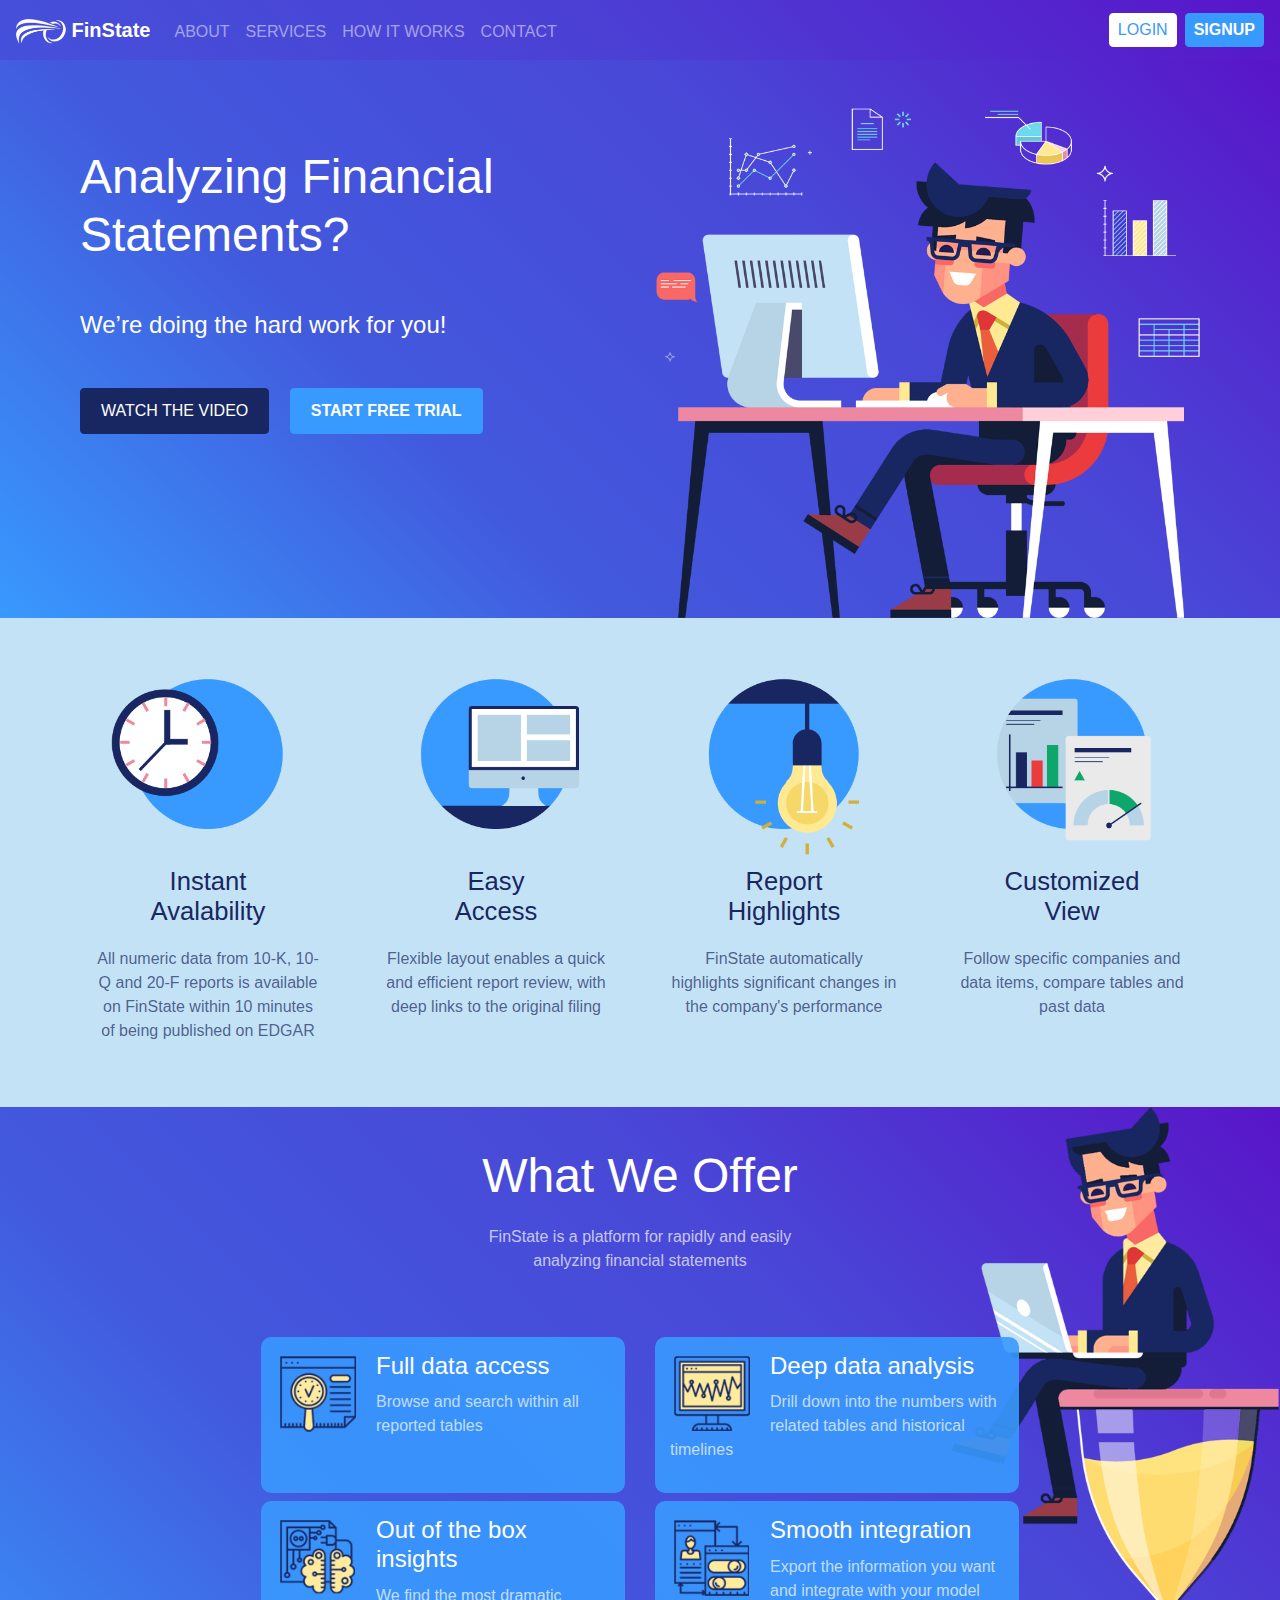
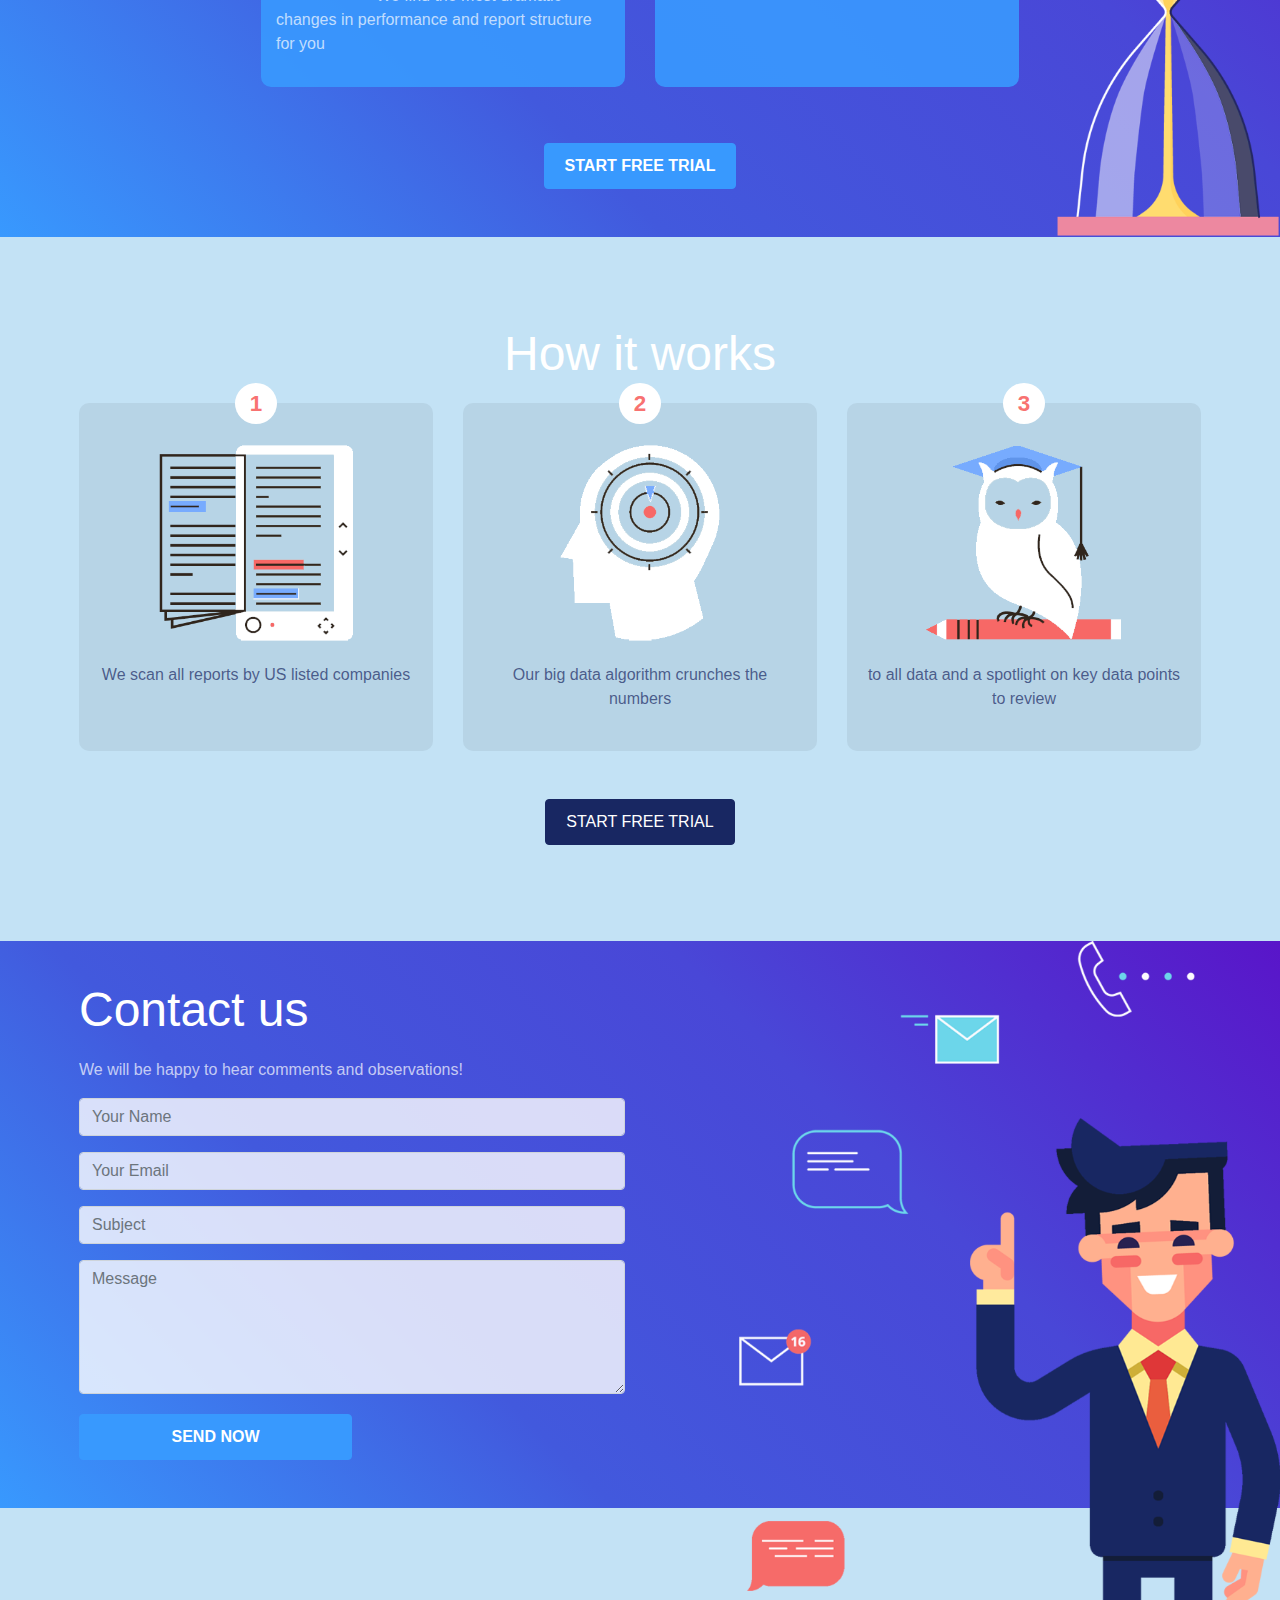
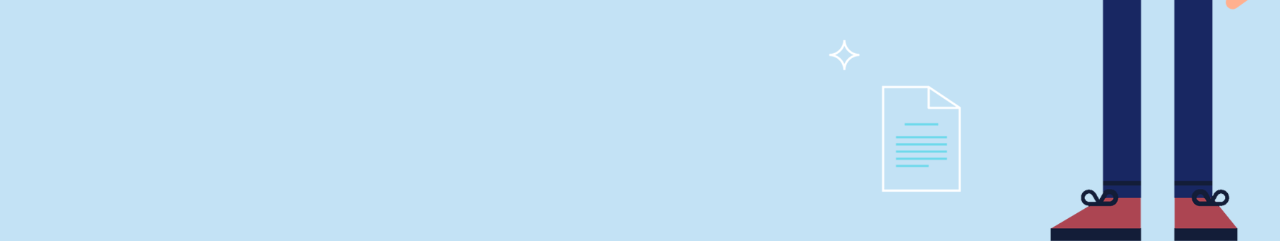
<file: index.html>
<!doctype html>
<html lang="en">

<head>
  <title>FinState_lp</title>
  <!-- Required meta tags -->
  <meta charset="utf-8">
  <meta name="viewport" content="width=device-width, initial-scale=1, shrink-to-fit=no">

  <!--  Bootstrap CSS  -->

  <link rel="stylesheet" href="https://stackpath.bootstrapcdn.com/bootstrap/4.3.1/css/bootstrap.min.css"
    integrity="sha384-ggOyR0iXCbMQv3Xipma34MD+dH/1fQ784/j6cY/iJTQUOhcWr7x9JvoRxT2MZw1T" crossorigin="anonymous">
  <link rel="stylesheet" href="https://maxcdn.bootstrapcdn.com/font-awesome/4.7.0/css/font-awesome.min.css">
  <link href="finstate_assets/animate.css" rel="stylesheet">

  <link href="finstate_assets/style.css" rel="stylesheet">


</head>

<body>

  <nav class="navbar navbar-expand-lg navbar-dark nav-bg-color">
    <a class="navbar-brand" href="#">
      <img src="finstate_assets/finstate_logo_w.png" alt="Logo" style="width:50px;">
      <span id="finstate-logo">FinState</span>
    </a>

    <button class="navbar-toggler" type="button" data-toggle="collapse" data-target="#navbarText"
      aria-controls="navbarText" aria-expanded="false" aria-label="Toggle navigation">
      <span class="navbar-toggler-icon"></span>
    </button>
    <div class="collapse navbar-collapse" id="navbarText">
      <ul class="navbar-nav mr-auto">
        <li class="nav-item">
          <a class="nav-link" href="#feature">ABOUT
            <!-- <span class="sr-only">(current)</span> -->
          </a>
        </li>
        <li class="nav-item">
          <a class="nav-link" href="#offer">SERVICES</a>
        </li>
        <li class="nav-item">
          <a class="nav-link" href="#how_it_works_section">HOW IT WORKS</a>
        </li>
        <!-- <li class="nav-item">
          <a class="nav-link" href="#textimonials">TESTIMONIALS</a>
        </li> -->
        <li class="nav-item">
          <a class="nav-link" href="#contact">CONTACT</a>
        </li>
      </ul>
      <a><span class="btn btn-white px-2 py-1 mr-2">LOGIN</span></a>
      <a><span class="btn btn-primary px-2 py-1">SIGNUP</span></a>
    </div>
  </nav>

  <!-- carousel -->
  <div class="gradient">
    <div class="container">
      <div class="row">
        <div class="col-lg-6 mt-5 pl-3">
          <h2 class="py-auto">Analyzing Financial Statements?</h2>
          <h5 class="my-5">We’re doing the hard work for you!</h5>

          <a href="#videoCollapse" class="mt-4 btn-size btn-color btn-no-underline btn-no-outline" data-toggle="modal"
            data-target="#videoModal">
            <h6 id="learnMoreText" class="btn btn-navy mr-3">Watch the video</h6>
          </a>
          <h6 id="learnMoreText1" class="btn btn-primary">Start free trial</h6>

        </div>
        <div class="col-lg-6 img">
          <img class="animated fadeInUp img mt-5 w-100" src="finstate_assets/pic_analist_01.png" alt="">
        </div>
      </div>
    </div>
  </div>
  <br><br>

  <!-- features -->
  <section id="feature" class="section-padding wow fadeIn animated" data-wow-delay="0" data-wow-offset="0"
    data-wow-duration="500ms" style="visibility: visible; animation-duration: 500ms; animation-name: fadeIn;">
    <div class="container">
      <div class="row">
        <div class="col-lg-3 col-md-6 col-sm-12">
          <div class="wrap-item1 text-center px-3">
            <div class="item-img ser">
              <img src="finstate_assets/ser-1a.png">
            </div>
            <h4 class="pad-bt20">Instant<br>Avalability</h4>
            <p class="p">All numeric data from 10-K, 10-Q and 20-F reports is available on FinState within 10 minutes of
              being published on EDGAR</p>
          </div>
        </div>
        <div class="col-lg-3 col-md-6 col-sm-12">
          <div class="wrap-item1 text-center px-3">
            <div class="item-img ser">
              <img src="finstate_assets/ser-2a.png">
            </div>
            <h4 class="pad-bt20">Easy<br>Access</h4>
            <p class="p">Flexible layout enables a quick and efficient report review, with deep links to the original
              filing</p>
          </div>
        </div>
        <div class="col-lg-3 col-md-6 col-sm-12">
          <div class="wrap-item1 text-center px-3">
            <div class="item-img ser">
              <img src="finstate_assets/ser-3a.png">
            </div>
            <h4 class="pad-bt20">Report<br>Highlights</h4>
            <p class="p">FinState automatically highlights significant changes in the company's performance</p>
          </div>
        </div>
        <div class="col-lg-3 col-md-6 col-sm-12">
          <div class="wrap-item1 text-center px-3">
            <div class="item-img ser">
              <img src="finstate_assets/ser-4a.png">
            </div>
            <h4 class="pad-bt20">Customized<br>View</h4>
            <p class="p">Follow specific companies and data items, compare tables and past data</p>
          </div>
        </div>
      </div>
    </div>
  </section>

  <br><br>

  <!-- What We Offer -->
  <section id="offer">
    <div class=" gradient rel section-padding">
      <div class="container ">
        <img class="animated fadeInUp img abs" src="finstate_assets/pic_analist_02.png">

        <div class="row">

          <div class="col-md-12 text-center">
            <h2 class="service-title pad-bt15">What We Offer</h2>
            <p class="sub-title pad-bt15">FinState is a platform for rapidly and easily <br>analyzing financial
              statements</p>
            <br><br>
          </div>

          <div class="row">
            <div class="col-lg-2 col-sm-12"></div>
            <div class="col-lg-4 col-md-12 mb-2 animated pulse">
              <div class="wrap-item text-left quote-bg">
                <img class="icon" src="finstate_assets/icon01.png">
                <h5>Full data access</h5>
                <p>Browse and search within all reported tables</p>
              </div>
            </div>

            <div class="col-lg-4 col-md-12 mb-2 animated pulse">
              <div class="wrap-item text-left quote-bg">
                <img class="icon" src="finstate_assets/icon02.png">
                <h5>Deep data analysis</h5>
                <p>Drill down into the numbers with related tables and historical timelines</p>
              </div>
            </div>

            <div class="col-lg-2 col-sm-12"></div>

            <div class="col-lg-2 col-md-12"></div>
            <div class="col-lg-4 col-md-12 mb-2 animated pulse">
              <div class="wrap-item text-left quote-bg">
                <img class="icon" src="finstate_assets/icon03.png">
                <h5>Out of the box insights</h5>
                <p>We find the most dramatic changes in performance and report structure for you</p>
              </div>
            </div>



            <div class="col-lg-4 col-md-12 mb-2 animated pulse">
              <div class="wrap-item text-left quote-bg">
                <img class="icon" src="finstate_assets/icon04.png">
                <h5>Smooth integration</h5>
                <p>Export the information you want and integrate with your model</p>
              </div>
            </div>
            <div class="col-lg-2 col-sm-12"></div>
          </div>


        </div>
        <div class="row">
          <button class="btn btn-primary mt-5 mx-auto mb-5" href="#"
            onclick="window.location='https://finstate.net/users/sign_up'">
            Start Free Trial
          </button>
        </div>
      </div>
    </div>
  </section>
  <br><br>

  <!-- how_it_works -->


  <!-- cards -->
  <section id="how_it_works_section" class="section-padding wow fadeInUp how_it_works animated" data-wow-delay="0"
    data-wow-offset="0" data-wow-duration="500ms"
    style="visibility: visible; animation-duration: 500ms; animation-name: fadeInUp;">

    <div class="section-padding">
      <div class="container">
        <div class="row">

          <div class="col-md-12 text-center">
            <h2 class="service-title pad-bt15">How it works</h2>
          </div>
        </div>

        <div class="row">
          <div class="rel col-md-4 col-sm-12">
            <div class="card-bg1 card text-center">
              <img class="hiw card-img-top" src="finstate_assets/hiw-1a.png" alt="Card image cap">
              <div class="card-body">
                <div class=" card-title card-number">1</div>
                <p class="p card-text">We scan all reports by US listed companies</p>
              </div>
            </div>
          </div>

          <div class="rel col-md-4 col-sm-12">
            <div class="card-bg1 card text-center">
              <img class="hiw card-img-top" src="finstate_assets/hiw-2a.png" alt="Card image cap">
              <div class="card-body">
                <div class=" card-title card-number">2</div>
                <p class="p card-text">Our big data algorithm crunches the numbers</p>
              </div>
            </div>
          </div>

          <div class="rel col-md-4 col-sm-12">
            <div class="card-bg1 card text-center">
              <img class="hiw card-img-top" src="finstate_assets/hiw-3a.png" alt="Card image cap">
              <div class="card-body">
                <div class=" card-title card-number">3</div>
                <p class="p card-text">to all data and a spotlight on key data points to review</p>
              </div>
            </div>
          </div>

          <div class="w-100 text-center">
            <button class="btn btn-navy my-5 mx-auto" href="#"
              onclick="window.location='https://finstate.net/users/sign_up'">
              Start Free Trial
            </button>
          </div>

        </div>
      </div>
    </div>

  </section>



  <!-- contact form -->

  <section id="contact" class="gradient wow fadeInUp animated" data-wow-delay="0" data-wow-offset="0"
    data-wow-duration="500ms" style="visibility: visible; animation-duration: 500ms; animation-name: fadeInUp;">
    <div class="bg-color section-padding_40">
      <img class="animated fadeInUp img abs" src="finstate_assets/pic_analist_03.png">
      <div class="my-5 container ">
        <div class="row">
          <div class="col-md-12 text-left white">
            <h2 class="service-title pad-bt15">Contact us</h2>
            <p class="sub-title pad-bt15">We will be happy to hear comments and observations!</p>
          </div>
          <div class="col-md-6 col-sm-12 col-xs-12 align-center">
            <div class="contact-form">
              <!--div id="send-message">Your message has been sent. Thank you!</div-->
              <div id="error-message"></div>
              <form action="/site/message/" method="post" class="contactForm">
                <input type="hidden" name="csrfmiddlewaretoken"
                  value="fRDnFg6SZEWYhGbf7hPuLHrFCIDUSKV6jLbPn35crR1Y2yCPKsWbetGwPXDmQ3wz">
                <div class="w-100">
                  <div class="form-group">
                    <input name="name" class="form-control" id="id_name" placeholder="Your Name" required=""
                      data-msg="Please enter at least 4 chars">
                    <div class="validation"></div>
                  </div>
                </div>
                <div class="w-100">
                  <div class="form-group">
                    <input type="email" class="form-control" name="email" id="id_email" placeholder="Your Email"
                      data-rule="email" required="" data-msg="Please enter a valid email">
                    <div class="validation"></div>
                  </div>
                </div>
                <div class="w-100">
                  <div class="form-group">
                    <input class="form-control" name="subject" id="id_subject" placeholder="Subject"
                      data-msg="Please enter at least 8 chars of subject">
                    <div class="validation"></div>
                  </div>
                </div>
                <div class="w-100">
                  <div class="form-group">
                    <textarea class="form-control" name="message" rows="5" data-rule="required"
                      data-msg="Please write something for us" placeholder="Message" id="id_message"></textarea>
                    <div class="validation"></div>
                  </div>
                  <!--suppress XmlDefaultAttributeValue -->
                  <button type="submit" class="btn btn-primary btn-submit w-50 mt-1 mb-5">Send now</button>
                </div>
              </form>

            </div>
          </div>
        </div>
      </div>
    </div>
  </section>



  <!-- Modal Video-->
  <div class="modal fade" id="videoModal" tabindex="-1" role="dialog" aria-labelledby="subscribeModalLabel"
    aria-hidden="true">
    <div class="modal-dialog modal-xl" role="document">
      <div class="modal-content bg-light text-info modal-video-container">
        <div class="row justify-content-center modal-video">
          <div class="embed-responsive embed-responsive-16by9 col-xs-12 col-md-12 text-center">
            <iframe id="youtube_player" src="https://www.youtube.com/embed/7rJRJiiF8vc?enablejsapi=1" frameborder="0"
              gesture="media" allowfullscreen="" allowscriptaccess="always">
            </iframe>
          </div>
        </div>
        <a class="video-modal-close" data-dismiss="modal" aria-label="Close"></a>
      </div>
    </div>
  </div>





  <!-- Optional JavaScript -->

  <!-- jQuery first, then Popper.js, then Bootstrap JS -->
  <script src="https://code.jquery.com/jquery-3.3.1.slim.min.js"
    integrity="sha384-q8i/X+965DzO0rT7abK41JStQIAqVgRVzpbzo5smXKp4YfRvH+8abtTE1Pi6jizo" crossorigin="anonymous">
  </script>
  <script src="https://cdnjs.cloudflare.com/ajax/libs/popper.js/1.14.7/umd/popper.min.js"
    integrity="sha384-UO2eT0CpHqdSJQ6hJty5KVphtPhzWj9WO1clHTMGa3JDZwrnQq4sF86dIHNDz0W1" crossorigin="anonymous">
  </script>
  <script src="https://stackpath.bootstrapcdn.com/bootstrap/4.3.1/js/bootstrap.min.js"
    integrity="sha384-JjSmVgyd0p3pXB1rRibZUAYoIIy6OrQ6VrjIEaFf/nJGzIxFDsf4x0xIM+B07jRM" crossorigin="anonymous">
  </script>
</body>

</html>
</file>
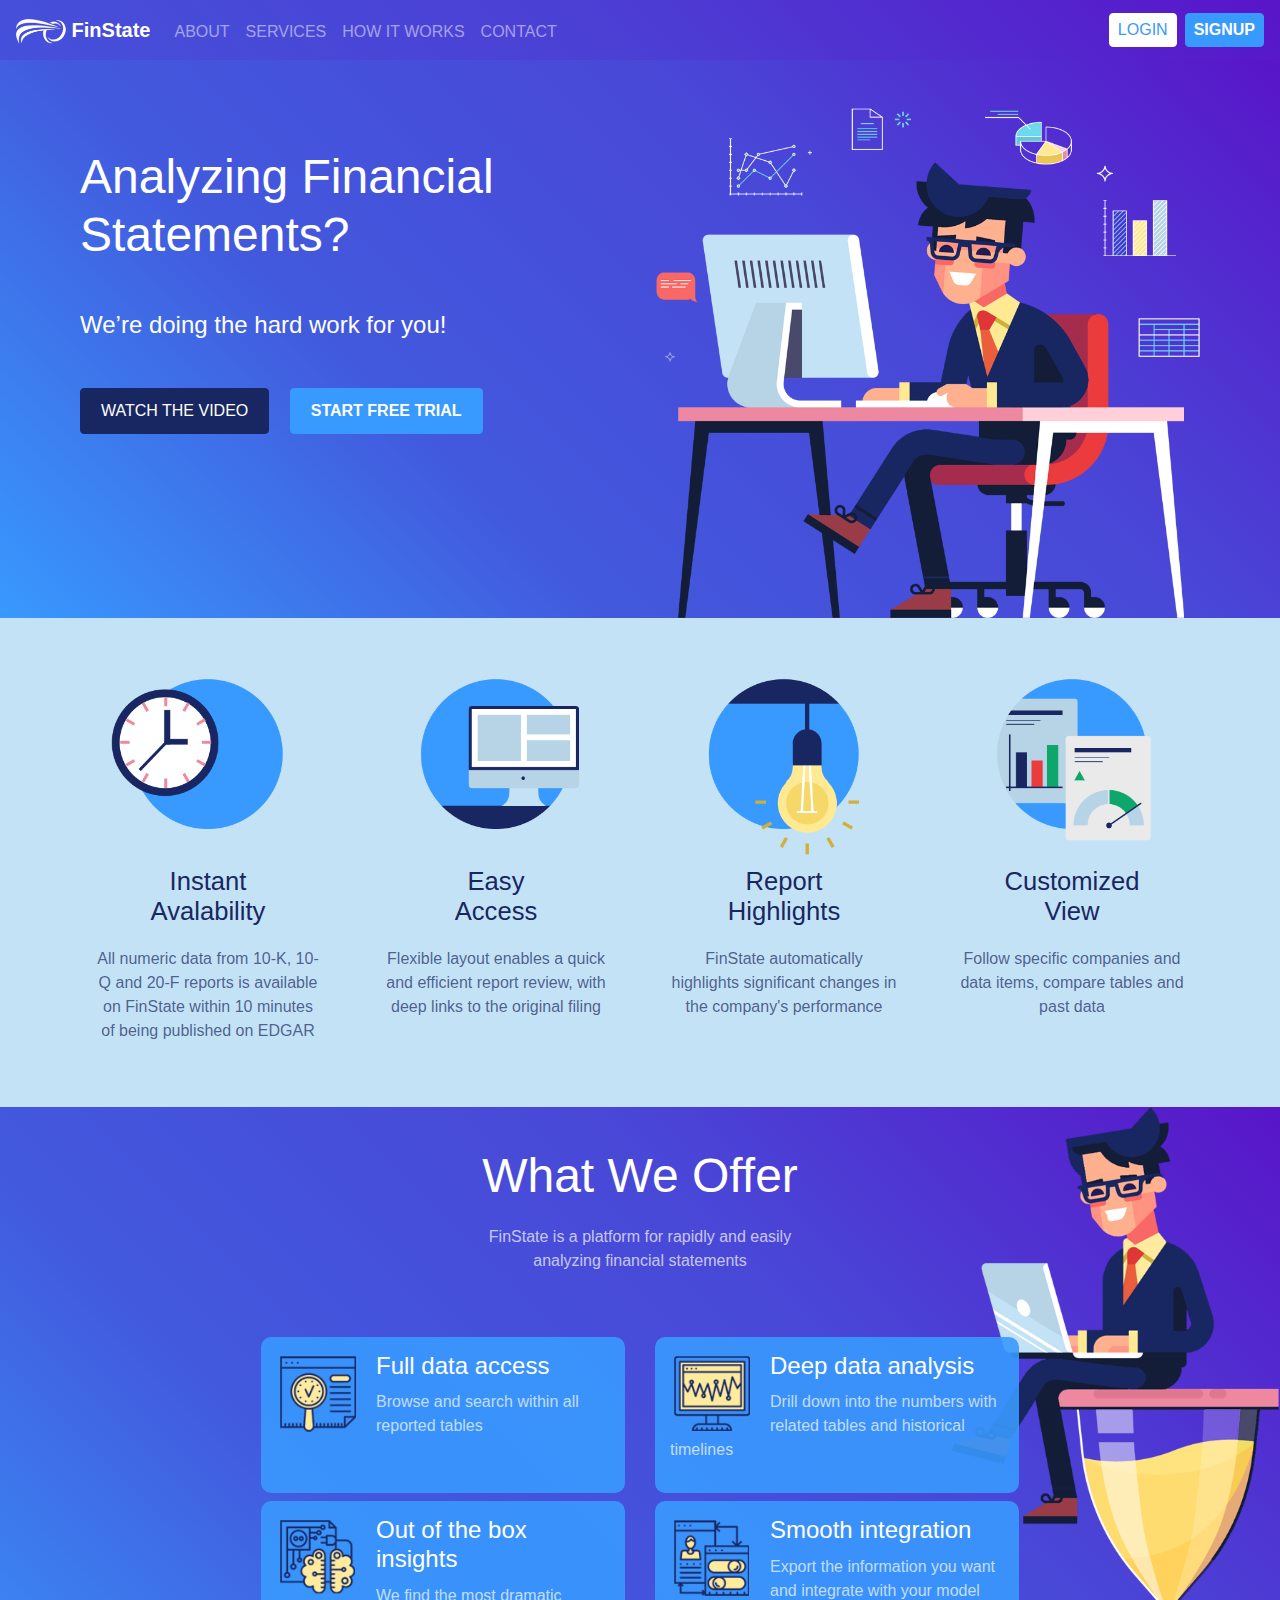
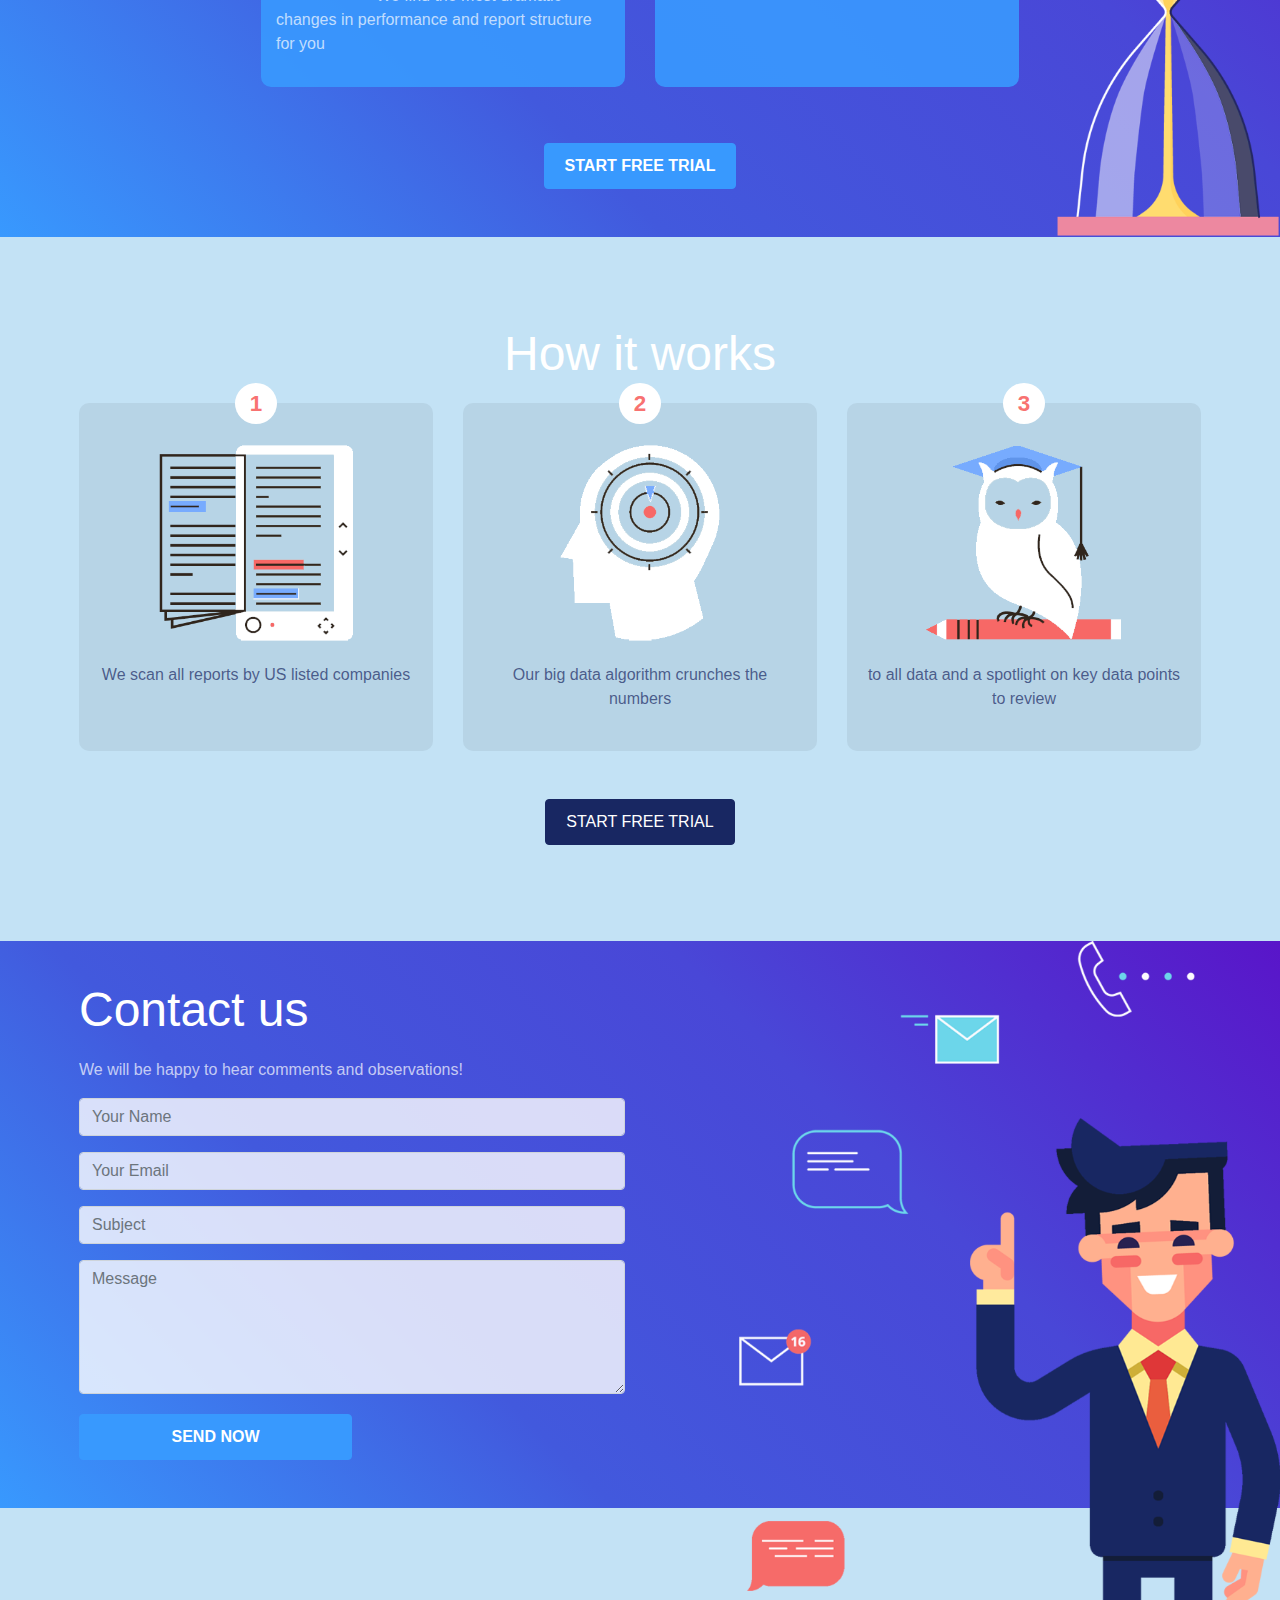
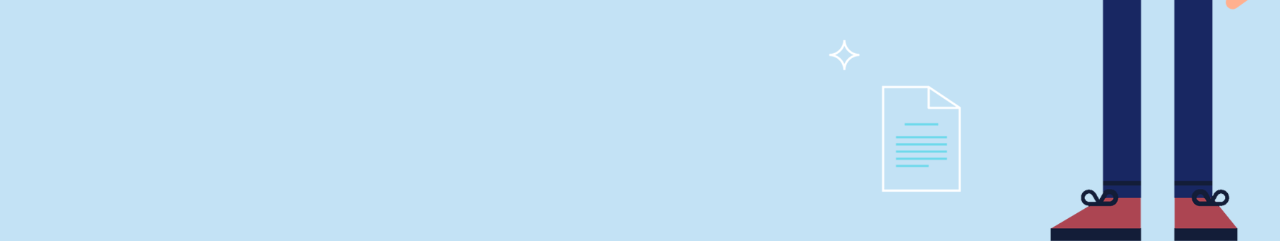
<file: ‏‏Finstate_landingpage3.html>
<!doctype html>
<html lang="en">

<head>
  <title>FinState_lp</title>
  <!-- Required meta tags -->
  <meta charset="utf-8">
  <meta name="viewport" content="width=device-width, initial-scale=1, shrink-to-fit=no">

  <!--  Bootstrap CSS  -->

  <link rel="stylesheet" href="https://stackpath.bootstrapcdn.com/bootstrap/4.3.1/css/bootstrap.min.css"
    integrity="sha384-ggOyR0iXCbMQv3Xipma34MD+dH/1fQ784/j6cY/iJTQUOhcWr7x9JvoRxT2MZw1T" crossorigin="anonymous">
  <link rel="stylesheet" href="https://maxcdn.bootstrapcdn.com/font-awesome/4.7.0/css/font-awesome.min.css">
  <link href="/finstate_assets/animate.css" rel="stylesheet">

  <link href="/finstate_assets/style.css" rel="stylesheet">


</head>

<body>

  <nav class="navbar navbar-expand-lg navbar-dark nav-bg-color">
    <a class="navbar-brand" href="#">
      <img src="/finstate_assets/finstate_logo_w.png" alt="Logo" style="width:50px;">
      <span id="finstate-logo">FinState</span>
    </a>

    <button class="navbar-toggler" type="button" data-toggle="collapse" data-target="#navbarText"
      aria-controls="navbarText" aria-expanded="false" aria-label="Toggle navigation">
      <span class="navbar-toggler-icon"></span>
    </button>
    <div class="collapse navbar-collapse" id="navbarText">
      <ul class="navbar-nav mr-auto">
        <li class="nav-item">
          <a class="nav-link" href="#feature">ABOUT
            <!-- <span class="sr-only">(current)</span> -->
          </a>
        </li>
        <li class="nav-item">
          <a class="nav-link" href="#offer">SERVICES</a>
        </li>
        <li class="nav-item">
          <a class="nav-link" href="#how_it_works_section">HOW IT WORKS</a>
        </li>
        <!-- <li class="nav-item">
          <a class="nav-link" href="#textimonials">TESTIMONIALS</a>
        </li> -->
        <li class="nav-item">
          <a class="nav-link" href="#contact">CONTACT</a>
        </li>
      </ul>
      <a><span class="btn btn-white px-2 py-1 mr-2">LOGIN</span></a>
      <a><span class="btn btn-primary px-2 py-1">SIGNUP</span></a>
    </div>
  </nav>

  <!-- carousel -->
  <div class="gradient">
    <div class="container">
      <div class="row">
        <div class="col-lg-6 mt-5 pl-3">
          <h2 class="py-auto">Analyzing Financial Statements?</h2>
          <h5 class="my-5">We’re doing the hard work for you!</h5>

          <a href="#videoCollapse" class="mt-4 btn-size btn-color btn-no-underline btn-no-outline" data-toggle="modal"
            data-target="#videoModal">
            <h6 id="learnMoreText" class="btn btn-navy mr-3">Watch the video</h6>
          </a>
          <h6 id="learnMoreText1" class="btn btn-primary">Start free trial</h6>

        </div>
        <div class="col-lg-6 img">
          <img class="animated fadeInUp img mt-5 w-100" src="/finstate_assets/pic_analist_01.png" alt="">
        </div>
      </div>
    </div>
  </div>
  <br><br>

  <!-- features -->
  <section id="feature" class="section-padding wow fadeIn animated" data-wow-delay="0" data-wow-offset="0"
    data-wow-duration="500ms" style="visibility: visible; animation-duration: 500ms; animation-name: fadeIn;">
    <div class="container">
      <div class="row">
        <div class="col-lg-3 col-md-6 col-sm-12">
          <div class="wrap-item1 text-center px-3">
            <div class="item-img ser">
              <img src="/finstate_assets/ser-1a.png">
            </div>
            <h4 class="pad-bt20">Instant<br>Avalability</h4>
            <p class="p">All numeric data from 10-K, 10-Q and 20-F reports is available on FinState within 10 minutes of
              being published on EDGAR</p>
          </div>
        </div>
        <div class="col-lg-3 col-md-6 col-sm-12">
          <div class="wrap-item1 text-center px-3">
            <div class="item-img ser">
              <img src="/finstate_assets/ser-2a.png">
            </div>
            <h4 class="pad-bt20">Easy<br>Access</h4>
            <p class="p">Flexible layout enables a quick and efficient report review, with deep links to the original
              filing</p>
          </div>
        </div>
        <div class="col-lg-3 col-md-6 col-sm-12">
          <div class="wrap-item1 text-center px-3">
            <div class="item-img ser">
              <img src="/finstate_assets/ser-3a.png">
            </div>
            <h4 class="pad-bt20">Report<br>Highlights</h4>
            <p class="p">FinState automatically highlights significant changes in the company's performance</p>
          </div>
        </div>
        <div class="col-lg-3 col-md-6 col-sm-12">
          <div class="wrap-item1 text-center px-3">
            <div class="item-img ser">
              <img src="/finstate_assets/ser-4a.png">
            </div>
            <h4 class="pad-bt20">Customized<br>View</h4>
            <p class="p">Follow specific companies and data items, compare tables and past data</p>
          </div>
        </div>
      </div>
    </div>
  </section>

  <br><br>

  <!-- What We Offer -->
  <section id="offer">
    <div class=" gradient rel section-padding">
      <div class="container ">
        <img class="animated fadeInUp img abs" src="/finstate_assets/pic_analist_02.png">

        <div class="row">

          <div class="col-md-12 text-center">
            <h2 class="service-title pad-bt15">What We Offer</h2>
            <p class="sub-title pad-bt15">FinState is a platform for rapidly and easily <br>analyzing financial
              statements</p>
            <br><br>
          </div>

          <div class="row">
            <div class="col-lg-2 col-sm-12"></div>
            <div class="col-lg-4 col-md-12 mb-2 animated pulse">
              <div class="wrap-item text-left quote-bg">
                <img class="icon" src="/finstate_assets/icon01.png">
                <h5>Full data access</h5>
                <p>Browse and search within all reported tables</p>
              </div>
            </div>

            <div class="col-lg-4 col-md-12 mb-2 animated pulse">
              <div class="wrap-item text-left quote-bg">
                <img class="icon" src="/finstate_assets/icon02.png">
                <h5>Deep data analysis</h5>
                <p>Drill down into the numbers with related tables and historical timelines</p>
              </div>
            </div>

            <div class="col-lg-2 col-sm-12"></div>

            <div class="col-lg-2 col-md-12"></div>
            <div class="col-lg-4 col-md-12 mb-2 animated pulse">
              <div class="wrap-item text-left quote-bg">
                <img class="icon" src="/finstate_assets/icon03.png">
                <h5>Out of the box insights</h5>
                <p>We find the most dramatic changes in performance and report structure for you</p>
              </div>
            </div>



            <div class="col-lg-4 col-md-12 mb-2 animated pulse">
              <div class="wrap-item text-left quote-bg">
                <img class="icon" src="/finstate_assets/icon04.png">
                <h5>Smooth integration</h5>
                <p>Export the information you want and integrate with your model</p>
              </div>
            </div>
            <div class="col-lg-2 col-sm-12"></div>
          </div>


        </div>
        <div class="row">
          <button class="btn btn-primary mt-5 mx-auto mb-5" href="#"
            onclick="window.location='https://finstate.net/users/sign_up'">
            Start Free Trial
          </button>
        </div>
      </div>
    </div>
  </section>
  <br><br>

  <!-- how_it_works -->


  <!-- cards -->
  <section id="how_it_works_section" class="section-padding wow fadeInUp how_it_works animated" data-wow-delay="0"
    data-wow-offset="0" data-wow-duration="500ms"
    style="visibility: visible; animation-duration: 500ms; animation-name: fadeInUp;">

    <div class="section-padding">
      <div class="container">
        <div class="row">

          <div class="col-md-12 text-center">
            <h2 class="service-title pad-bt15">How it works</h2>
          </div>
        </div>

        <div class="row">
          <div class="rel col-md-4 col-sm-12">
            <div class="card-bg1 card text-center">
              <img class="hiw card-img-top" src="/finstate_assets/hiw-1a.png" alt="Card image cap">
              <div class="card-body">
                <div class=" card-title card-number">1</div>
                <p class="p card-text">We scan all reports by US listed companies</p>
              </div>
            </div>
          </div>

          <div class="rel col-md-4 col-sm-12">
            <div class="card-bg1 card text-center">
              <img class="hiw card-img-top" src="/finstate_assets/hiw-2a.png" alt="Card image cap">
              <div class="card-body">
                <div class=" card-title card-number">2</div>
                <p class="p card-text">Our big data algorithm crunches the numbers</p>
              </div>
            </div>
          </div>

          <div class="rel col-md-4 col-sm-12">
            <div class="card-bg1 card text-center">
              <img class="hiw card-img-top" src="/finstate_assets/hiw-3a.png" alt="Card image cap">
              <div class="card-body">
                <div class=" card-title card-number">3</div>
                <p class="p card-text">to all data and a spotlight on key data points to review</p>
              </div>
            </div>
          </div>

          <div class="w-100 text-center">
            <button class="btn btn-navy my-5 mx-auto" href="#"
              onclick="window.location='https://finstate.net/users/sign_up'">
              Start Free Trial
            </button>
          </div>

        </div>
      </div>
    </div>

  </section>



  <!-- contact form -->

  <section id="contact" class="gradient wow fadeInUp animated" data-wow-delay="0" data-wow-offset="0"
    data-wow-duration="500ms" style="visibility: visible; animation-duration: 500ms; animation-name: fadeInUp;">
    <div class="bg-color section-padding_40">
      <img class="animated fadeInUp img abs" src="/finstate_assets/pic_analist_03.png">
      <div class="my-5 container ">
        <div class="row">
          <div class="col-md-12 text-left white">
            <h2 class="service-title pad-bt15">Contact us</h2>
            <p class="sub-title pad-bt15">We will be happy to hear comments and observations!</p>
          </div>
          <div class="col-md-6 col-sm-12 col-xs-12 align-center">
            <div class="contact-form">
              <!--div id="send-message">Your message has been sent. Thank you!</div-->
              <div id="error-message"></div>
              <form action="/site/message/" method="post" class="contactForm">
                <input type="hidden" name="csrfmiddlewaretoken"
                  value="fRDnFg6SZEWYhGbf7hPuLHrFCIDUSKV6jLbPn35crR1Y2yCPKsWbetGwPXDmQ3wz">
                <div class="w-100">
                  <div class="form-group">
                    <input name="name" class="form-control" id="id_name" placeholder="Your Name" required=""
                      data-msg="Please enter at least 4 chars">
                    <div class="validation"></div>
                  </div>
                </div>
                <div class="w-100">
                  <div class="form-group">
                    <input type="email" class="form-control" name="email" id="id_email" placeholder="Your Email"
                      data-rule="email" required="" data-msg="Please enter a valid email">
                    <div class="validation"></div>
                  </div>
                </div>
                <div class="w-100">
                  <div class="form-group">
                    <input class="form-control" name="subject" id="id_subject" placeholder="Subject"
                      data-msg="Please enter at least 8 chars of subject">
                    <div class="validation"></div>
                  </div>
                </div>
                <div class="w-100">
                  <div class="form-group">
                    <textarea class="form-control" name="message" rows="5" data-rule="required"
                      data-msg="Please write something for us" placeholder="Message" id="id_message"></textarea>
                    <div class="validation"></div>
                  </div>
                  <!--suppress XmlDefaultAttributeValue -->
                  <button type="submit" class="btn btn-primary btn-submit w-50 mt-1 mb-5">Send now</button>
                </div>
              </form>

            </div>
          </div>
        </div>
      </div>
    </div>
  </section>



  <!-- Modal Video-->
  <div class="modal fade" id="videoModal" tabindex="-1" role="dialog" aria-labelledby="subscribeModalLabel"
    aria-hidden="true">
    <div class="modal-dialog modal-xl" role="document">
      <div class="modal-content bg-light text-info modal-video-container">
        <div class="row justify-content-center modal-video">
          <div class="embed-responsive embed-responsive-16by9 col-xs-12 col-md-12 text-center">
            <iframe id="youtube_player" src="https://www.youtube.com/embed/7rJRJiiF8vc?enablejsapi=1" frameborder="0"
              gesture="media" allowfullscreen="" allowscriptaccess="always">
            </iframe>
          </div>
        </div>
        <a class="video-modal-close" data-dismiss="modal" aria-label="Close"></a>
      </div>
    </div>
  </div>





  <!-- Optional JavaScript -->

  <!-- jQuery first, then Popper.js, then Bootstrap JS -->
  <script src="https://code.jquery.com/jquery-3.3.1.slim.min.js"
    integrity="sha384-q8i/X+965DzO0rT7abK41JStQIAqVgRVzpbzo5smXKp4YfRvH+8abtTE1Pi6jizo" crossorigin="anonymous">
  </script>
  <script src="https://cdnjs.cloudflare.com/ajax/libs/popper.js/1.14.7/umd/popper.min.js"
    integrity="sha384-UO2eT0CpHqdSJQ6hJty5KVphtPhzWj9WO1clHTMGa3JDZwrnQq4sF86dIHNDz0W1" crossorigin="anonymous">
  </script>
  <script src="https://stackpath.bootstrapcdn.com/bootstrap/4.3.1/js/bootstrap.min.js"
    integrity="sha384-JjSmVgyd0p3pXB1rRibZUAYoIIy6OrQ6VrjIEaFf/nJGzIxFDsf4x0xIM+B07jRM" crossorigin="anonymous">
  </script>
</body>

</html>
</file>
<file: finstate_assets/style.css>
body {
    font-family: 'Open Sans', 'Segoe UI', 'Roboto', 'Helvetica Neue', Arial, Helvetica, sans-serif;
    box-sizing: border-box;
    background-color: #c3e2f5;
}

.container {
    max-width: 90%;
}

.btn-registration {
    width: 100px;
    color: rgb(99, 99, 99);
    margin: 5px;
    border-radius: 50%;
}

.gradient {
    background-image:
        linear-gradient(45deg,
        #3899fe,
        #4259dd,
        #4947d7,
        #5915c9);
}



h2, .h2 {
    color: white;
    font-size: 3em;
    font-weight: 400;
    margin-top: 40px;
    margin-bottom: 20px;
}

h5 {
    color: white;
    font-size: 1.5em;
    font-weight: 400;
    margin-bottom: 10px;
}

h4 {
    color: rgb(24, 39, 98);
    font-size: 1.6em;
    font-weight: 400;
    margin-bottom: 20px;
}

.p {
    color: rgba(24, 39, 98, 0.7);
}

p {
    color: rgba(255, 255, 255, 0.7);
    font-size: 1em;
}

.btn-primary {
    color: #fff;
    background-color: #3899fe;
    border-color: #3899fe;
    font-size: 1em;
    font-weight: 600;
    text-transform: uppercase;
    cursor: pointer;
    padding: 10px 20px;
    z-index: 1;

}

.btn-primary:hover {
    background-color: #2d8bee;
    border-color: #2d8bee;
    cursor: pointer;
}

.btn-white {
    color: #3899fe;
    background-color: #ffffff;
    border-color: #ffffff;
    font-size: 1em;
    text-transform: uppercase;
    cursor: pointer;
    padding: 10px 20px;
    z-index: 1;

    /* margin-bottom: 50px; */
}

.btn-white:hover {
    color: #fff;
    background-color: #2d8bee;
    border-color: #2d8bee;
    cursor: pointer;
}

.btn-navy {
    color: #fff;
    background-color: #182762;
    border-color: #182762;
    font-size: 1em;
    text-transform: uppercase;
    cursor: pointer;
    padding: 10px 20px;
    /* margin-bottom: 50px; */
    z-index: 1;

}

.btn-navy:hover {
    color: #fff;
    background-color: #223378;
    border-color: #223378;
    cursor: pointer;
}

#finstate-logo {
    font-weight: 600;
    color: #ffffff;
    ;
}

section .section-bg {
    background-color: #00576d;
    padding: 30px;
}

p .item-img>p {
    color: rgb(43, 43, 43);
}

.quote-bg {
    background-color: rgba(56, 153, 254, 0.9);
    padding: 15px;
    border-radius: 10px;
    /* max-width: 100%; */
    height: 100%;
    /* margin-bottom: 20px; */
}


#quote-carousel {
    padding: 0 10px 30px 10px;
    margin-top: 60px;
}

#quote-carousel .carousel-control {
    background: none;
    color: #CACACA;
    font-size: 2.3em;
    text-shadow: none;
    margin-top: 30px;
}

#quote-carousel .carousel-indicators {
    position: relative;
    right: 50%;
    top: auto;
    bottom: 0px;
    margin-top: 20px;
    margin-right: -19px;
}

#quote-carousel .carousel-indicators li {
    width: 50px;
    height: 50px;
    cursor: pointer;
    border: 1px solid #ccc;
    box-shadow: 0 0 5px rgba(0, 0, 0, 0.1);
    border-radius: 50%;
    opacity: 0.4;
    overflow: hidden;
    transition: all .4s ease-in;
    vertical-align: middle;
}

#quote-carousel .carousel-indicators .active {
    width: 128px;
    height: 128px;
    opacity: 1;
    transition: all .2s;
}

.item blockquote {
    border-left: none;
    margin: 0;
}

.item blockquote p:before {
    content: "\f10d";
    font-family: 'Fontawesome';
    float: left;
    margin-right: 10px;
}

.abs {
    position: absolute;
    right: 0px;
}

.rel {
    position: relative;
    /* display: flex;  */
}

.img {
    /* z-index: 1; */
    width: auto;
    height: 100%;
    float: right;
    /* margin-top:20px; */
    margin-bottom: 0px;
    text-align: right;
}

.img3 {
    width: 760px;
    height: auto;
}

.icon {
    width: 100px;
    float: left;
    /* display: inline; */
    padding-right: 15px;
}

.ser>img {
    max-width: 200px;
    height: auto;
}

.hiw {
    max-width: 200px;
    height: auto;
    text-align: center;
}

.nav-bg-color {
    /* background-color: #5915c9; */
    background-image:
        linear-gradient(45deg,
        #4551da,
        #4c3ed4,
        #5915c9);
}

.navbar-expand-lg .navbar-nav .nav-link {
    margin-top: 4px;
}

.card-number {
    font-size: 1.4em;
    font-weight: 600;
    position: absolute;
    top: -20px;
    left:44%;
    background-color: #fff;
    border-radius: 50%;
    color: #f87271;
    padding: 4px 15px;
    text-align: center;
}

.card-bg1 {
    background-color: #b7d4e6;
    border-radius: 10px;
    border: 0px;
    height: 100%;
    margin-bottom: 20px;

}

.card-img-top {
    width: 75%;
    Height: auto;
    text-align: center;
    margin: 0 auto;
    margin-top: 40px;
}

.form-control {
    background-color: rgba(255, 255, 255, 0.8);

}

/* div{    border: 1px solid;} */



.animated {
    -webkit-animation-duration: .7s;
    animation-duration: .7s;
    -webkit-animation-fill-mode: both;
    animation-fill-mode: both;
}

.pulse{
animation-name: pulse;
}

@keyframes pulse{
    0% {
        -webkit-transform: scale(1);
        -ms-transform: scale(1);
        transform: scale(1);
    }
    
    50% {
        -webkit-transform: scale(1.05);
        -ms-transform: scale(1.05);
        transform: scale(1.05);
    }
    100% {
        -webkit-transform: scale(1);
        -ms-transform: scale(1);
        transform: scale(1);
    }
}

.bounceInRight {
    -webkit-animation-name: bounceInRight;
    animation-name: bounceInRight;
}

@keyframes bounceInRight{
    0% {
        opacity: 0;
        -webkit-transform: translateX(2000px);
        -ms-transform: translateX(2000px);
        transform: translateX(2000px);
    }
    
    60% {
        opacity: 1;
        -webkit-transform: translateX(-30px);
        -ms-transform: translateX(-30px);
        transform: translateX(-30px);
    }
    80% {
        -webkit-transform: translateX(10px);
        -ms-transform: translateX(10px);
        transform: translateX(10px);
    }
    100% {
        -webkit-transform: translateX(0);
        -ms-transform: translateX(0);
        transform: translateX(0);
    }
}

.fadeInUp {
    -webkit-animation-name: fadeInUp;
    animation-name: fadeInUp;
}
@keyframes fadeInUp{
0% {
    opacity: 0;
    -webkit-transform: translateY(20px);
    -ms-transform: translateY(20px);
    transform: translateY(20px);
}

100% {
    opacity: 1;
    -webkit-transform: translateY(0);
    -ms-transform: translateY(0);
    transform: translateY(0);
}
}
</file>
